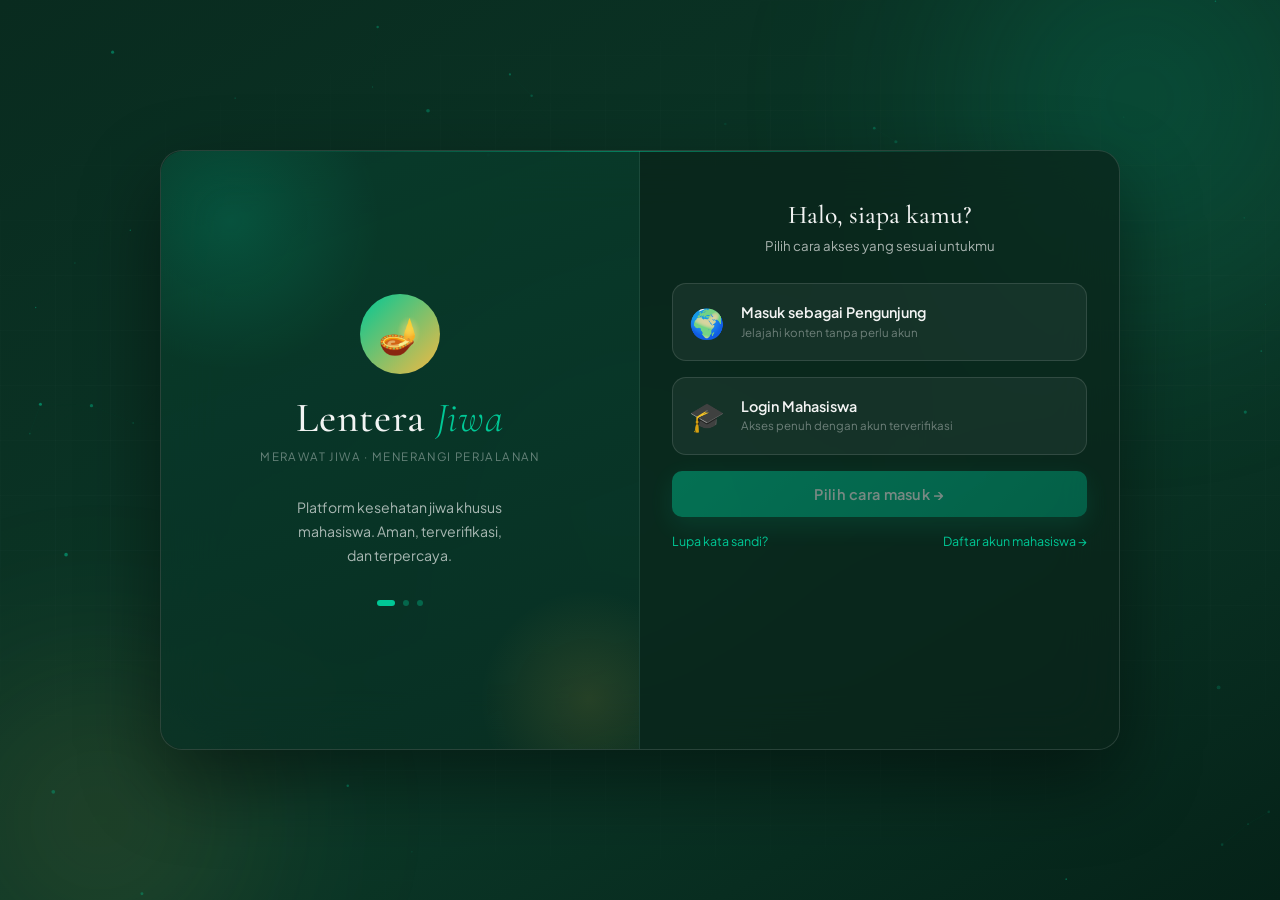
<file: login.html>
<!DOCTYPE html>
<html lang="id">
<head>
<meta charset="UTF-8">
<meta name="viewport" content="width=device-width, initial-scale=1.0, maximum-scale=1.0">
<title>Lentera Jiwa — Portal Akses</title>
<link href="https://fonts.googleapis.com/css2?family=Cormorant+Garamond:ital,wght@0,300;0,500;0,600;1,300;1,500&family=Plus+Jakarta+Sans:wght@300;400;500;600&display=swap" rel="stylesheet">
<style>
*{box-sizing:border-box;margin:0;padding:0}
:root{
  --g1:#092b1f;--g2:#0b3828;--g3:#052218;
  --teal:#00c896;--teal2:#00a57d;--teal3:#00876a;
  --amber:#f5b942;--amber2:#e8a020;
  --glass:rgba(255,255,255,0.07);
  --glass2:rgba(255,255,255,0.12);
  --glass-border:rgba(255,255,255,0.13);
  --text-w:rgba(255,255,255,0.95);
  --text-w2:rgba(255,255,255,0.65);
  --text-w3:rgba(255,255,255,0.38);
  --inp-bg:rgba(255,255,255,0.07);
  --inp-border:rgba(255,255,255,0.16);
  --err:#ff6b6b;--ok:#4cd9a8;
  --r:22px;--r2:14px;--r3:10px;
  --shadow:0 32px 80px rgba(0,0,0,0.45);
}
html,body{min-height:100%;overflow-x:hidden}
body{font-family:'Plus Jakarta Sans',sans-serif;background:linear-gradient(150deg,var(--g1) 0%,var(--g2) 60%,var(--g3) 100%);min-height:100vh;color:var(--text-w);position:relative}

/* === BACKGROUND ORBS === */
.bg-wrap{position:fixed;inset:0;pointer-events:none;z-index:0;overflow:hidden}
.orb{position:absolute;border-radius:50%;filter:blur(90px);animation:orbF 14s ease-in-out infinite}
.o1{width:560px;height:560px;background:radial-gradient(circle,rgba(0,200,150,0.22),transparent 70%);top:-180px;right:-140px;animation-delay:0s}
.o2{width:420px;height:420px;background:radial-gradient(circle,rgba(245,185,66,0.16),transparent 70%);bottom:-130px;left:-110px;animation-delay:-5s}
.o3{width:320px;height:320px;background:radial-gradient(circle,rgba(0,165,125,0.14),transparent 70%);top:35%;left:35%;animation-delay:-9s}
@keyframes orbF{0%,100%{transform:translate(0,0) scale(1)}40%{transform:translate(40px,-25px) scale(1.06)}75%{transform:translate(-25px,35px) scale(0.96)}}
.grid-bg{position:fixed;inset:0;z-index:0;pointer-events:none;background-image:linear-gradient(rgba(255,255,255,0.022) 1px,transparent 1px),linear-gradient(90deg,rgba(255,255,255,0.022) 1px,transparent 1px);background-size:55px 55px;mask-image:radial-gradient(ellipse 75% 55% at 50% 50%,black 30%,transparent 100%)}
canvas#cvs{position:fixed;inset:0;z-index:0;pointer-events:none}
.leaves{position:fixed;inset:0;pointer-events:none;z-index:0;overflow:hidden}
.leaf{position:absolute;opacity:0;animation:leafDrop linear infinite}
@keyframes leafDrop{0%{opacity:0;transform:translateY(-40px) rotate(0deg) translateX(0)}8%{opacity:0.55}88%{opacity:0.25}100%{opacity:0;transform:translateY(105vh) rotate(380deg) translateX(50px)}}

/* === STAGE === */
.stage{position:relative;z-index:1;min-height:100vh;display:flex;align-items:center;justify-content:center;padding:2rem 1rem}

/* =============================================
   PERBAIKAN UTAMA: LAYOUT PC vs MOBILE
   ============================================= */

/* Mobile default: card kecil terpusat */
.card{
  width:100%;
  max-width:450px;
  background:rgba(10,35,26,0.72);
  backdrop-filter:blur(28px);-webkit-backdrop-filter:blur(28px);
  border:1px solid var(--glass-border);
  border-radius:var(--r);
  box-shadow:var(--shadow);
  overflow:hidden;
  position:relative;
  animation:cardIn .75s cubic-bezier(.34,1.4,.64,1) both;
}

/* PC/Laptop: layout 2 kolom — kiri branding, kanan form */
@media(min-width:900px){
  .stage{padding:2rem}
  .card{
    max-width:960px;
    display:grid;
    grid-template-columns:1fr 1fr;
    min-height:600px;
    overflow:visible;
  }
  /* Panel kiri: branding */
  .card-left{
    background:linear-gradient(160deg,rgba(0,200,150,0.13) 0%,rgba(0,135,106,0.08) 100%);
    border-right:1px solid rgba(255,255,255,0.08);
    border-radius:var(--r) 0 0 var(--r);
    display:flex;
    flex-direction:column;
    align-items:center;
    justify-content:center;
    padding:3rem 2.5rem;
    position:relative;
    overflow:hidden;
  }
  .card-left::before{
    content:'';position:absolute;top:-80px;left:-80px;
    width:300px;height:300px;
    background:radial-gradient(circle,rgba(0,200,150,0.18),transparent 70%);
    border-radius:50%;
  }
  .card-left::after{
    content:'';position:absolute;bottom:-60px;right:-60px;
    width:220px;height:220px;
    background:radial-gradient(circle,rgba(245,185,66,0.12),transparent 70%);
    border-radius:50%;
  }
  /* Panel kanan: form */
  .card-right{
    border-radius:0 var(--r) var(--r) 0;
    overflow:hidden;
    display:flex;
    flex-direction:column;
  }
  /* Sembunyikan logo-area di mobile pada layar PC */
  .logo-area{display:none}
  .card-left-content{
    position:relative;z-index:1;text-align:center;
  }
}

/* Mobile: sembunyikan card-left, tampilkan logo-area */
@media(max-width:899px){
  .card-left{display:none}
  .card-right{width:100%}
  .logo-area{display:block}
}

.card::before{content:'';position:absolute;top:0;left:10%;right:10%;height:1px;background:linear-gradient(90deg,transparent,var(--teal) 50%,transparent);opacity:.5;z-index:2}
@keyframes cardIn{from{opacity:0;transform:translateY(50px) scale(.93)}to{opacity:1;transform:none}}

/* === LOGO === */
.logo-area{text-align:center;padding:2.4rem 2rem 0}
.lamp-wrap{
  width:60px;height:60px;margin:0 auto .9rem;
  background:linear-gradient(135deg,var(--teal),var(--amber));
  border-radius:50%;display:flex;align-items:center;justify-content:center;
  font-size:1.7rem;box-shadow:0 0 0 0 rgba(0,200,150,0);
  animation:lampPulse 3s ease-in-out infinite;
}
@keyframes lampPulse{0%,100%{box-shadow:0 0 28px rgba(0,200,150,.3),0 0 0 0 rgba(0,200,150,.15)}50%{box-shadow:0 0 52px rgba(0,200,150,.5),0 0 0 12px rgba(0,200,150,.05)}}
.logo-t{font-family:'Cormorant Garamond',serif;font-size:2rem;font-weight:500;color:var(--text-w);letter-spacing:.02em}
.logo-t em{color:var(--teal);font-style:italic;font-weight:300}
.logo-s{font-size:.72rem;color:var(--text-w3);margin-top:.3rem;letter-spacing:.1em;text-transform:uppercase}

/* PC branding kiri */
.pc-lamp{
  width:80px;height:80px;margin:0 auto 1.2rem;
  background:linear-gradient(135deg,var(--teal),var(--amber));
  border-radius:50%;display:flex;align-items:center;justify-content:center;
  font-size:2.2rem;animation:lampPulse 3s ease-in-out infinite;
}
.pc-logo-t{font-family:'Cormorant Garamond',serif;font-size:2.6rem;font-weight:500;color:var(--text-w);letter-spacing:.02em;margin-bottom:.4rem}
.pc-logo-t em{color:var(--teal);font-style:italic;font-weight:300}
.pc-logo-s{font-size:.72rem;color:var(--text-w3);letter-spacing:.12em;text-transform:uppercase;margin-bottom:2rem}
.pc-tagline{font-size:.88rem;color:var(--text-w2);line-height:1.7;max-width:220px;margin:0 auto}
.pc-dots{display:flex;gap:8px;justify-content:center;margin-top:2rem}
.pc-dot{width:6px;height:6px;border-radius:50%;background:rgba(0,200,150,0.35)}
.pc-dot.a{background:var(--teal);width:18px;border-radius:3px}

/* =============================================
   PERBAIKAN UTAMA: TRANSISI SCREEN
   Solusi: overflow:hidden + height animasi, bukan position:absolute
   ============================================= */
.sw{
  position:relative;
  /* Tidak pakai overflow:hidden di sini agar transisi tidak cliping */
}

/* Container pembungkus untuk transisi */
.sc-wrap{
  width:100%;
  overflow:hidden; /* clip horizontal saat slide */
}

.sc{
  padding:1.7rem 2rem 2.2rem;
  width:100%;
  /* TIDAK pakai position:absolute — ini penyebab konten bertumpuk */
}

/* Animasi slide — dipakai via JS classList */
.sc.slide-out-left{
  animation:slideOutLeft 0.42s cubic-bezier(.77,0,.18,1) forwards;
}
.sc.slide-out-right{
  animation:slideOutRight 0.42s cubic-bezier(.77,0,.18,1) forwards;
}
.sc.slide-in-right{
  animation:slideInRight 0.42s cubic-bezier(.77,0,.18,1) forwards;
}
.sc.slide-in-left{
  animation:slideInLeft 0.42s cubic-bezier(.77,0,.18,1) forwards;
}

@keyframes slideOutLeft{
  from{transform:translateX(0);opacity:1}
  to{transform:translateX(-60px);opacity:0}
}
@keyframes slideOutRight{
  from{transform:translateX(0);opacity:1}
  to{transform:translateX(60px);opacity:0}
}
@keyframes slideInRight{
  from{transform:translateX(60px);opacity:0}
  to{transform:translateX(0);opacity:1}
}
@keyframes slideInLeft{
  from{transform:translateX(-60px);opacity:0}
  to{transform:translateX(0);opacity:1}
}

/* === TYPOGRAPHY === */
.sc-title{font-family:'Cormorant Garamond',serif;font-size:1.6rem;font-weight:500;color:var(--text-w);margin-bottom:.3rem}
.sc-sub{font-size:.83rem;color:var(--text-w2);margin-bottom:1.7rem;line-height:1.6}

/* === ROLE CARDS === */
.role-grid{display:grid;grid-template-columns:1fr 1fr;gap:12px;margin-bottom:1.5rem}
.rc{
  background:rgba(255,255,255,.05);border:1.5px solid rgba(255,255,255,.12);
  border-radius:var(--r2);padding:1.3rem .9rem;text-align:center;cursor:pointer;
  transition:all .35s cubic-bezier(.34,1.56,.64,1);position:relative;overflow:hidden;
}
.rc:hover{transform:translateY(-4px) scale(1.02);border-color:rgba(0,200,150,.35);background:rgba(0,200,150,.07)}
.rc.on{border-color:var(--teal);background:rgba(0,200,150,.1);transform:translateY(-5px) scale(1.03)}
.rc-badge{position:absolute;top:9px;right:9px;width:20px;height:20px;background:var(--teal);border-radius:50%;display:flex;align-items:center;justify-content:center;font-size:.6rem;color:#fff;font-weight:700;opacity:0;transform:scale(0);transition:all .3s cubic-bezier(.34,1.56,.64,1)}
.rc.on .rc-badge{opacity:1;transform:scale(1)}
.rc-ico{font-size:2rem;display:block;margin-bottom:.5rem;transition:transform .3s cubic-bezier(.34,1.56,.64,1)}
.rc:hover .rc-ico,.rc.on .rc-ico{transform:scale(1.18) rotate(-6deg)}
.rc-name{font-size:.9rem;font-weight:600;color:var(--text-w);display:block}
.rc-desc{font-size:.71rem;color:var(--text-w3);display:block;margin-top:.3rem;line-height:1.4}

/* === INFO PILL === */
.pill{
  background:rgba(0,200,150,.07);border:1px solid rgba(0,200,150,.2);
  border-radius:var(--r3);padding:.75rem 1rem;
  font-size:.81rem;color:rgba(0,200,150,.9);line-height:1.55;
  margin-bottom:1.3rem;
  animation:fadePill .35s ease both;
}
@keyframes fadePill{from{opacity:0;transform:translateY(-6px)}to{opacity:1;transform:none}}

/* === SINGLE ROLE CARD (hanya pengunjung di welcome) === */
.role-single{
  background:rgba(255,255,255,.05);border:1.5px solid rgba(255,255,255,.12);
  border-radius:var(--r2);padding:1.2rem 1rem;cursor:pointer;
  transition:all .35s cubic-bezier(.34,1.56,.64,1);position:relative;
  display:flex;align-items:center;gap:1rem;margin-bottom:1rem;
}
.role-single:hover{border-color:rgba(0,200,150,.35);background:rgba(0,200,150,.07)}
.role-single.on{border-color:var(--teal);background:rgba(0,200,150,.1)}
.role-single-ico{font-size:1.8rem;flex-shrink:0}
.role-single-text .rc-name{display:block;font-size:.9rem;font-weight:600;color:var(--text-w)}
.role-single-text .rc-desc{display:block;font-size:.72rem;color:var(--text-w3);margin-top:.2rem;line-height:1.4}
.role-single .rc-badge{top:50%;right:12px;transform:translateY(-50%) scale(0)}
.role-single.on .rc-badge{transform:translateY(-50%) scale(1);opacity:1}

/* === BUTTONS === */
.btn{
  width:100%;padding:.88rem;border:none;border-radius:var(--r3);
  font-family:'Plus Jakarta Sans',sans-serif;font-size:.91rem;font-weight:600;
  cursor:pointer;transition:all .28s cubic-bezier(.34,1.56,.64,1);
  letter-spacing:.02em;position:relative;overflow:hidden;
}
.btn:disabled{opacity:.45;cursor:not-allowed;transform:none!important}
.btn-p{background:linear-gradient(135deg,var(--teal),var(--teal2));color:#fff;box-shadow:0 8px 24px rgba(0,200,150,.28)}
.btn-p:not(:disabled):hover{transform:translateY(-2px);box-shadow:0 14px 36px rgba(0,200,150,.4)}
.btn-p:not(:disabled):active{transform:scale(.97)}
.btn-g{background:rgba(255,255,255,.07);border:1.5px solid rgba(255,255,255,.14);color:var(--text-w2)}
.btn-g:hover{border-color:rgba(0,200,150,.4);color:var(--text-w);background:rgba(255,255,255,.11)}
.btn-a{background:linear-gradient(135deg,var(--amber),var(--amber2));color:#1c1200;font-weight:700}
.btn-a:not(:disabled):hover{transform:translateY(-2px);box-shadow:0 14px 36px rgba(245,185,66,.38)}
.btn-a:not(:disabled):active{transform:scale(.97)}
.btn-row{display:flex;gap:10px}
.btn-row .btn{flex:1}

/* Ripple */
.ripple-el{position:absolute;border-radius:50%;background:rgba(255,255,255,.25);transform:scale(0);animation:rpl .65s linear;pointer-events:none}
@keyframes rpl{to{transform:scale(5);opacity:0}}

/* === FORM === */
.fg{margin-bottom:1rem}
.lbl{display:block;font-size:.74rem;font-weight:600;color:var(--text-w2);margin-bottom:5px;letter-spacing:.05em;text-transform:uppercase}
.iw{position:relative}
.iw input,.iw select{
  width:100%;padding:.72rem 1rem;
  background:var(--inp-bg);border:1.5px solid var(--inp-border);
  border-radius:var(--r3);font-family:'Plus Jakarta Sans',sans-serif;
  font-size:.88rem;color:var(--text-w);outline:none;
  transition:all .22s ease;-webkit-appearance:none;appearance:none;
}
.iw input::placeholder{color:var(--text-w3)}
.iw input:focus,.iw select:focus{border-color:var(--teal);background:rgba(0,200,150,.06);box-shadow:0 0 0 3px rgba(0,200,150,.14)}
.iw input.e{border-color:var(--err)}
.iw input.o{border-color:var(--ok)}
.ico{position:absolute;right:.85rem;top:50%;transform:translateY(-50%);cursor:pointer;color:var(--text-w3);font-size:.88rem;user-select:none;transition:color .2s}
.ico:hover{color:var(--text-w2)}
.fs{font-size:.72rem;margin-top:3px;min-height:13px;transition:all .2s}
.fs.ok{color:var(--ok)}.fs.err{color:var(--err)}.fs.info{color:var(--text-w3)}

/* grid 2 cols */
.g2{display:grid;grid-template-columns:1fr 1fr;gap:10px}
.g2 .fg{margin-bottom:0}

/* password bar */
.pw-bar{height:3px;background:rgba(255,255,255,.08);border-radius:3px;margin-top:7px;overflow:hidden}
.pw-fill{height:100%;width:0;border-radius:3px;transition:width .4s,background .4s}
.pw-lbl{font-size:.68rem;color:var(--text-w3);margin-top:3px}

/* captcha */
.cap-row{display:flex;align-items:center;gap:12px;background:rgba(255,255,255,.04);border:1.5px solid var(--inp-border);border-radius:var(--r3);padding:.7rem 1rem;margin-bottom:1rem}
.cap-box{width:22px;height:22px;border-radius:5px;border:2px solid rgba(0,200,150,.6);cursor:pointer;display:flex;align-items:center;justify-content:center;transition:all .25s cubic-bezier(.34,1.56,.64,1);flex-shrink:0}
.cap-box.on{background:var(--teal);border-color:var(--teal);transform:scale(1.12)}
.cap-box.on::after{content:'✓';color:#fff;font-size:.72rem;font-weight:700}
.cap-txt{font-size:.81rem;color:var(--text-w2);flex:1}
.cap-logo{font-size:.62rem;color:var(--text-w3);line-height:1.4;text-align:right}

/* math cap */
.math-c{display:flex;align-items:center;gap:10px;background:rgba(255,255,255,.04);border:1.5px solid var(--inp-border);border-radius:var(--r3);padding:.6rem 1rem;margin-bottom:1rem}
.math-q{font-weight:600;font-size:.95rem;color:var(--teal);font-family:'Cormorant Garamond',serif;font-size:1.1rem}
.math-c input{width:60px!important;text-align:center;font-weight:700}
.ref{background:none;border:none;cursor:pointer;color:var(--teal2);font-size:1.1rem;padding:0;transition:transform .4s cubic-bezier(.34,1.56,.64,1)}
.ref:hover{transform:rotate(200deg)}

/* step bar */
.sbar{display:flex;align-items:center;margin-bottom:1.3rem}
.sd{width:25px;height:25px;border-radius:50%;border:2px solid rgba(255,255,255,.18);color:var(--text-w3);font-size:.7rem;font-weight:600;display:flex;align-items:center;justify-content:center;flex-shrink:0;transition:all .4s cubic-bezier(.34,1.56,.64,1)}
.sd.act{border-color:var(--teal);color:var(--teal);background:rgba(0,200,150,.1);transform:scale(1.12)}
.sd.dn{border-color:var(--teal);background:var(--teal);color:#fff}
.sl{flex:1;height:2px;background:rgba(255,255,255,.08);transition:background .5s}
.sl.dn{background:var(--teal)}

/* gender */
.gend-row{display:flex;gap:8px}
.gopt{flex:1;border:1.5px solid rgba(255,255,255,.13);border-radius:var(--r3);padding:.5rem .3rem;text-align:center;cursor:pointer;font-size:.8rem;color:var(--text-w2);transition:all .25s cubic-bezier(.34,1.56,.64,1);user-select:none}
.gopt:hover{border-color:rgba(0,200,150,.35);background:rgba(0,200,150,.06)}
.gopt.on{border-color:var(--teal);background:rgba(0,200,150,.1);color:var(--teal);font-weight:600}

/* dropdown */
.dw{position:relative}
.dl{position:absolute;top:calc(100% + 4px);left:0;right:0;background:#082218;border:1.5px solid rgba(0,200,150,.25);border-radius:var(--r3);max-height:185px;overflow-y:auto;z-index:200;display:none;box-shadow:0 16px 40px rgba(0,0,0,.4);animation:fadePill .2s ease}
.dl.open{display:block}
.di{padding:.52rem .9rem;font-size:.83rem;cursor:pointer;color:var(--text-w2);transition:all .15s}
.di:hover{background:rgba(0,200,150,.1);color:var(--text-w)}
.dem{padding:.7rem;text-align:center;font-size:.78rem;color:var(--text-w3)}
.dl::-webkit-scrollbar{width:3px}.dl::-webkit-scrollbar-thumb{background:var(--teal2);border-radius:4px}

/* file upload */
.fzone{border:2px dashed rgba(255,255,255,.13);border-radius:var(--r3);padding:1.4rem;text-align:center;cursor:pointer;transition:all .25s;background:rgba(255,255,255,.03);position:relative}
.fzone:hover,.fzone.drag{border-color:var(--teal);background:rgba(0,200,150,.06)}
.fzone input{position:absolute;inset:0;opacity:0;cursor:pointer}
.fzi{font-size:1.7rem;margin-bottom:5px;display:block}
.fzl{font-size:.82rem;color:var(--text-w2)}
.fzh{font-size:.7rem;color:var(--text-w3);margin-top:3px}
.fprev{display:none;margin-top:8px;background:rgba(0,200,150,.07);border-radius:var(--r3);padding:6px 10px;font-size:.77rem;color:var(--ok);align-items:center;gap:6px}

/* otp */
.otp-row{display:flex;gap:8px;justify-content:center;margin:.8rem 0}
.oti{width:44px!important;height:48px;text-align:center;font-size:1.15rem;font-weight:700;padding:0!important;border:2px solid rgba(255,255,255,.14)!important}
.oti:focus{border-color:var(--teal)!important}

/* checkbox */
.ckrow{display:flex;gap:9px;align-items:flex-start;margin-bottom:.9rem}
.ckrow input[type=checkbox]{width:16px;height:16px;accent-color:var(--teal);flex-shrink:0;margin-top:2px;cursor:pointer}
.ckrow label{font-size:.78rem;color:var(--text-w2);cursor:pointer}
.ckrow a{color:var(--teal);text-decoration:none}

/* select */
.iw select{background-image:url("data:image/svg+xml,%3Csvg xmlns='http://www.w3.org/2000/svg' width='10' height='6'%3E%3Cpath d='M0 0l5 6 5-6z' fill='rgba(255,255,255,0.38)'/%3E%3C/svg%3E");background-repeat:no-repeat;background-position:right 11px center;padding-right:2.3rem}
select option{background:#082218;color:#fff}

/* notif */
.nf{padding:.68rem 1rem;border-radius:var(--r3);font-size:.8rem;margin-bottom:.9rem;display:none;animation:fadePill .3s ease}
.nf.show{display:block}
.nf.ok{background:rgba(76,217,168,.09);color:var(--ok);border:1px solid rgba(76,217,168,.22)}
.nf.err{background:rgba(255,107,107,.09);color:var(--err);border:1px solid rgba(255,107,107,.22)}

/* divider */
.div{display:flex;align-items:center;gap:10px;margin:1.1rem 0;color:var(--text-w3);font-size:.76rem}
.div::before,.div::after{content:'';flex:1;height:1px;background:rgba(255,255,255,.09)}

/* success */
.suc{text-align:center;padding:1.5rem 0 .5rem}
.suc-ic{width:70px;height:70px;border-radius:50%;background:linear-gradient(135deg,var(--teal),var(--teal2));display:inline-flex;align-items:center;justify-content:center;font-size:1.9rem;margin-bottom:1.1rem;box-shadow:0 0 45px rgba(0,200,150,.45);animation:lampPulse 2s infinite}
.suc-t{font-family:'Cormorant Garamond',serif;font-size:1.75rem;font-weight:500;color:var(--text-w);margin-bottom:.5rem}
.suc-m{font-size:.83rem;color:var(--text-w2);line-height:1.7;margin-bottom:1.5rem}

/* links */
.lnks{display:flex;justify-content:space-between;align-items:center;margin-top:1.1rem;font-size:.78rem}
.lnks a{color:var(--teal);cursor:pointer;text-decoration:none;transition:opacity .2s}
.lnks a:hover{opacity:.7;text-decoration:underline}
.lnk{color:var(--teal);cursor:pointer;text-decoration:none;font-size:.79rem;transition:opacity .2s}
.lnk:hover{opacity:.7}

/* === RESPONSIVE MOBILE === */
@media(max-width:480px){
  .stage{padding:1rem .4rem;align-items:flex-start;padding-top:3rem}
  .card{max-width:100%;border-radius:20px}
  .sc{padding:1.3rem 1.3rem 1.7rem}
  .logo-area{padding:1.8rem 1.3rem 0}
  .logo-t{font-size:1.75rem}
  .lamp-wrap{width:52px;height:52px;font-size:1.5rem}
  .role-grid{gap:9px}
  .rc{padding:1rem .75rem}
  .g2{grid-template-columns:1fr}
  .gend-row{flex-wrap:wrap}
  .otp-row{gap:6px}
  .oti{width:38px!important;height:42px}
  .btn-row{flex-direction:column}
  .lnks{flex-direction:column;gap:9px;text-align:center}
}
@media(min-width:481px) and (max-width:899px){
  .card{max-width:430px}
  .stage{padding:1.5rem .75rem}
  .oti{width:40px!important;height:44px}
}
</style>
</head>
<body>

<!-- BG -->
<div class="bg-wrap">
  <div class="orb o1"></div><div class="orb o2"></div><div class="orb o3"></div>
</div>
<div class="grid-bg"></div>
<canvas id="cvs"></canvas>
<div class="leaves" id="leaves"></div>

<div class="stage">
<div class="card" id="mainCard">

  <!-- PANEL KIRI: Hanya tampil di PC -->
  <div class="card-left">
    <div class="card-left-content">
      <div class="pc-lamp">🪔</div>
      <div class="pc-logo-t">Lentera <em>Jiwa</em></div>
      <div class="pc-logo-s">Merawat Jiwa · Menerangi Perjalanan</div>
      <p class="pc-tagline">Platform kesehatan jiwa khusus mahasiswa. Aman, terverifikasi, dan terpercaya.</p>
      <div class="pc-dots">
        <div class="pc-dot a"></div>
        <div class="pc-dot"></div>
        <div class="pc-dot"></div>
      </div>
    </div>
  </div>

  <!-- PANEL KANAN: Form -->
  <div class="card-right">

    <!-- Logo: Hanya tampil di Mobile -->
    <div class="logo-area">
      <div class="lamp-wrap">🪔</div>
      <div class="logo-t">Lentera <em>Jiwa</em></div>
      <div class="logo-s">Merawat Jiwa · Menerangi Perjalanan</div>
    </div>

    <!-- Wrapper transisi — satu screen aktif sekaligus -->
    <div class="sc-wrap" id="scWrap">

      <!-- ===== WELCOME ===== -->
      <div class="sc" id="scW">
        <div style="height:1.3rem"></div>
        <div class="sc-title" style="text-align:center">Halo, siapa kamu?</div>
        <div class="sc-sub" style="text-align:center">Pilih cara akses yang sesuai untukmu</div>

        <!-- Pengunjung: tombol langsung masuk tanpa role card -->
        <div class="role-single" id="rcG" onclick="pickRole('guest')">
          <div class="rc-badge">✓</div>
          <span class="role-single-ico">🌍</span>
          <div class="role-single-text">
            <span class="rc-name">Masuk sebagai Pengunjung</span>
            <span class="rc-desc">Jelajahi konten tanpa perlu akun</span>
          </div>
        </div>

        <!-- Mahasiswa: perlu login -->
        <div class="role-single" id="rcM" onclick="pickRole('mhs')">
          <div class="rc-badge">✓</div>
          <span class="role-single-ico">🎓</span>
          <div class="role-single-text">
            <span class="rc-name">Login Mahasiswa</span>
            <span class="rc-desc">Akses penuh dengan akun terverifikasi</span>
          </div>
        </div>

        <div class="pill" id="wPill" style="display:none"></div>

        <button class="btn btn-p" id="wBtn" onclick="wAction()" disabled>Pilih cara masuk →</button>

        <div class="lnks" style="margin-top:1rem">
          <a onclick="go('scForgot','r')">Lupa kata sandi?</a>
          <a onclick="go('scR1','r')">Daftar akun mahasiswa →</a>
        </div>
      </div>

      <!-- ===== LOGIN MAHASISWA ===== -->
      <div class="sc" id="scL" style="display:none">
        <div style="display:flex;align-items:center;gap:10px;margin-bottom:1.1rem">
          <a onclick="go('scW','l')" style="color:var(--text-w3);cursor:pointer;font-size:1rem;line-height:1">←</a>
          <div style="font-size:.7rem;color:var(--text-w3);letter-spacing:.08em;text-transform:uppercase">Login Mahasiswa</div>
        </div>
        <div class="sc-title" style="font-size:1.35rem">Selamat Datang Kembali</div>
        <div class="sc-sub">Masuk dengan akun mahasiswa terverifikasi</div>
        <div class="nf" id="lNf"></div>

        <div class="fg">
          <label class="lbl">Username / Email</label>
          <div class="iw"><input type="text" id="lU" placeholder="username atau email@domain.com"></div>
        </div>
        <div class="fg">
          <label class="lbl">Kata Sandi</label>
          <div class="iw">
            <input type="password" id="lP" placeholder="••••••••" style="padding-right:2.8rem">
            <span class="ico" onclick="tPw('lP',this)">👁</span>
          </div>
        </div>
        <div class="cap-row">
          <div class="cap-box" id="lCap" onclick="tCap('lCap')"></div>
          <span class="cap-txt">Saya bukan robot</span>
          <div class="cap-logo">reCAPTCHA<br><small style="font-size:.57rem">Privasi · Ketentuan</small></div>
        </div>
        <button class="btn btn-p" onclick="doLogin()">Masuk ke Akun 🔐</button>
        <div class="div">atau</div>
        <button class="btn btn-g" onclick="go('scR1','r')" style="font-size:.83rem">Belum punya akun? Daftar Sekarang</button>
        <div style="text-align:center;margin-top:.9rem">
          <a onclick="go('scForgot','r')" class="lnk">Lupa kata sandi?</a>
        </div>
      </div>

      <!-- ===== FORGOT ===== -->
      <div class="sc" id="scForgot" style="display:none">
        <div style="text-align:center;font-size:2.2rem;margin-bottom:.7rem;margin-top:.5rem">🔑</div>
        <div class="sc-title" style="text-align:center;font-size:1.3rem">Lupa Kata Sandi?</div>
        <div class="sc-sub" style="text-align:center">Kami kirimkan tautan pemulihan ke email Anda</div>
        <div class="nf" id="fNf"></div>
        <div class="fg">
          <label class="lbl">Alamat Email</label>
          <div class="iw"><input type="email" id="fE" placeholder="email@domain.com"></div>
        </div>
        <div class="cap-row">
          <div class="cap-box" id="fCap" onclick="tCap('fCap')"></div>
          <span class="cap-txt">Saya bukan robot</span>
          <div class="cap-logo">reCAPTCHA<br><small style="font-size:.57rem">Privasi · Ketentuan</small></div>
        </div>
        <button class="btn btn-p" onclick="doForgot()">Kirim Tautan Pemulihan</button>
        <div style="text-align:center;margin-top:.9rem">
          <a onclick="go('scW','l')" class="lnk">← Kembali ke halaman masuk</a>
        </div>
      </div>

      <!-- ===== REG STEP 1: Info Pribadi ===== -->
      <div class="sc" id="scR1" style="display:none">
        <div style="display:flex;align-items:center;gap:10px;margin-bottom:.8rem">
          <a onclick="go('scW','l')" style="color:var(--text-w3);cursor:pointer;font-size:1rem">←</a>
          <div style="font-size:.7rem;color:var(--text-w3);letter-spacing:.08em;text-transform:uppercase">Pendaftaran Mahasiswa</div>
        </div>
        <div class="sbar" id="sb1"></div>
        <div class="sc-title" style="font-size:1.2rem">Info Pribadi</div>
        <div class="sc-sub" style="font-size:.8rem;margin-bottom:1.1rem">Langkah 1 dari 3 — Data diri kamu</div>
        <div class="nf" id="r1Nf"></div>

        <div class="fg">
          <label class="lbl">Username *</label>
          <div class="iw">
            <input type="text" id="rU" placeholder="min. 4 karakter (huruf, angka, _)" oninput="chkUser(this)" style="padding-right:2.5rem">
            <span class="ico" id="uIco">🔍</span>
          </div>
          <div class="fs info" id="uSt">Pilih username yang unik</div>
        </div>
        <div class="fg">
          <label class="lbl">Nama Lengkap *</label>
          <div class="iw"><input type="text" id="rN" placeholder="Sesuai identitas resmi"></div>
        </div>
        <div class="g2">
          <div class="fg">
            <label class="lbl">Tempat Tinggal *</label>
            <div class="iw"><input type="text" id="rK" placeholder="Kota / Kabupaten"></div>
          </div>
          <div class="fg">
            <label class="lbl">Usia *</label>
            <div class="iw"><input type="number" id="rA" placeholder="Tahun" min="15" max="80"></div>
          </div>
        </div>
        <div class="fg">
          <label class="lbl">Jenis Kelamin *</label>
          <div class="gend-row">
            <div class="gopt" onclick="pickG(this,'L')">Laki-laki</div>
            <div class="gopt" onclick="pickG(this,'P')">Perempuan</div>
            <div class="gopt" onclick="pickG(this,'X')">Lainnya</div>
          </div>
        </div>

        <div class="fg">
          <label class="lbl">Universitas *</label>
          <div class="dw">
            <div class="iw"><input type="text" id="univS" placeholder="Ketik nama universitas..." oninput="sUniv(this.value)" onfocus="oUniv()" autocomplete="off"></div>
            <input type="hidden" id="univV">
            <div class="dl" id="univDD"></div>
          </div>
          <div class="fs info" id="univSt"></div>
        </div>
        <div class="g2">
          <div class="fg">
            <label class="lbl">Semester *</label>
            <div class="iw">
              <select id="rSem"><option value="">-- Pilih --</option>
                <option>1</option><option>2</option><option>3</option><option>4</option>
                <option>5</option><option>6</option><option>7</option><option>8</option><option>9+</option>
              </select>
            </div>
          </div>
          <div class="fg">
            <label class="lbl">NIM *</label>
            <div class="iw"><input type="text" id="rNIM" placeholder="No. Induk Mhs."></div>
          </div>
        </div>

        <div class="btn-row" style="margin-top:.6rem">
          <button class="btn btn-g" onclick="go('scW','l')" style="flex:.35">← Batal</button>
          <button class="btn btn-p" onclick="v1()" style="flex:1">Lanjutkan →</button>
        </div>
        <div style="text-align:center;margin-top:.8rem;font-size:.77rem;color:var(--text-w3)">Sudah punya akun? <a onclick="go('scL','l')" class="lnk">Masuk di sini</a></div>
      </div>

      <!-- ===== REG STEP 2: Keamanan & Kontak ===== -->
      <div class="sc" id="scR2" style="display:none">
        <div class="sbar" id="sb2"></div>
        <div class="sc-title" style="font-size:1.2rem">Keamanan & Kontak</div>
        <div class="sc-sub" style="font-size:.8rem;margin-bottom:1.1rem">Langkah 2 dari 3</div>
        <div class="nf" id="r2Nf"></div>

        <div class="fg">
          <label class="lbl">Kata Sandi *</label>
          <div class="iw">
            <input type="password" id="rP" placeholder="Min. 8 karakter" oninput="chkStr(this)" style="padding-right:2.5rem">
            <span class="ico" onclick="tPw('rP',this)">👁</span>
          </div>
          <div class="pw-bar"><div class="pw-fill" id="pwF"></div></div>
          <div class="pw-lbl" id="pwL">Belum diisi</div>
        </div>
        <div class="fg">
          <label class="lbl">Ulangi Kata Sandi *</label>
          <div class="iw">
            <input type="password" id="rPC" placeholder="Ketik ulang" oninput="chkMatch(this)" style="padding-right:2.5rem">
            <span class="ico" onclick="tPw('rPC',this)">👁</span>
          </div>
          <div class="fs info" id="pmSt"></div>
        </div>
        <div class="fg">
          <label class="lbl">Email *</label>
          <div class="iw"><input type="email" id="rE" placeholder="email@domain.com" oninput="vE(this)"></div>
          <div class="fs info" id="eSt"></div>
        </div>
        <div class="fg">
          <label class="lbl">Nomor Telepon *</label>
          <div class="iw"><input type="tel" id="rPh" placeholder="08xx-xxxx-xxxx" oninput="vPh(this)" maxlength="16"></div>
          <div class="fs info" id="phSt"></div>
        </div>

        <div class="btn-row" style="margin-top:.6rem">
          <button class="btn btn-g" onclick="goR(1)" style="flex:.35">← Kembali</button>
          <button class="btn btn-p" onclick="v2()" style="flex:1">Lanjutkan →</button>
        </div>
      </div>

      <!-- ===== REG STEP 3: Verifikasi ===== -->
      <div class="sc" id="scR3" style="display:none">
        <div class="sbar" id="sb3"></div>
        <div class="sc-title" style="font-size:1.2rem">Verifikasi & Selesai</div>
        <div class="sc-sub" style="font-size:.8rem;margin-bottom:1.1rem">Langkah 3 dari 3</div>
        <div class="nf" id="r3Nf"></div>

        <div style="background:rgba(0,200,150,.06);border:1px solid rgba(0,200,150,.2);border-radius:var(--r3);padding:.85rem 1rem;margin-bottom:1rem">
          <p style="font-size:.77rem;color:var(--teal);font-weight:600;margin-bottom:3px">📧 Kode OTP Email</p>
          <p style="font-size:.72rem;color:var(--text-w3);margin-bottom:9px">Kode 6 digit dikirim ke email Anda</p>
          <div class="otp-row">
            <input class="iw oti" type="text" inputmode="numeric" pattern="[0-9]*" maxlength="1" oninput="oN(this,0)">
            <input class="iw oti" type="text" inputmode="numeric" pattern="[0-9]*" maxlength="1" oninput="oN(this,1)">
            <input class="iw oti" type="text" inputmode="numeric" pattern="[0-9]*" maxlength="1" oninput="oN(this,2)">
            <input class="iw oti" type="text" inputmode="numeric" pattern="[0-9]*" maxlength="1" oninput="oN(this,3)">
            <input class="iw oti" type="text" inputmode="numeric" pattern="[0-9]*" maxlength="1" oninput="oN(this,4)">
            <input class="iw oti" type="text" inputmode="numeric" pattern="[0-9]*" maxlength="1" oninput="oN(this,5)">
          </div>
          <p style="font-size:.7rem;color:var(--text-w3)">Tidak terima? <a onclick="resOtp()" style="color:var(--teal);cursor:pointer">Kirim ulang</a></p>
        </div>

        <!-- Upload KTM -->
        <div class="fg">
          <label class="lbl">Foto KTM *</label>
          <div class="fzone" id="ktmZ">
            <input type="file" id="ktmF" accept="image/jpeg,image/png,image/webp,.pdf" onchange="hFile(this)">
            <span class="fzi">📷</span>
            <p class="fzl">Klik atau seret foto KTM</p>
            <p class="fzh">JPG, PNG, PDF · Maks. 5 MB</p>
          </div>
          <div class="fprev" id="fPrev">📎 <span id="fNm"></span><span id="fSz" style="color:var(--text-w3)"></span></div>
          <div class="fs info" id="fSt"></div>
        </div>

        <label class="lbl" style="margin-bottom:5px;display:block">Verifikasi Keamanan *</label>
        <div class="math-c">
          <span class="math-q" id="mQ"></span>
          <span style="font-size:.85rem;color:var(--text-w3)"> = </span>
          <div class="iw"><input type="text" id="mA" placeholder="?" style="width:60px;text-align:center;font-weight:700"></div>
          <button class="ref" onclick="gMath()" type="button">↻</button>
        </div>

        <div class="ckrow">
          <input type="checkbox" id="tCk">
          <label for="tCk">Saya menyetujui <a href="#">Syarat & Ketentuan</a> dan <a href="#">Kebijakan Privasi</a> Lentera Jiwa</label>
        </div>

        <div class="btn-row" style="margin-top:.5rem">
          <button class="btn btn-g" onclick="goR(2)" style="flex:.35">← Kembali</button>
          <button class="btn btn-a" onclick="subReg()" style="flex:1">✨ Daftar Sekarang</button>
        </div>
      </div>

      <!-- ===== SUCCESS ===== -->
      <div class="sc" id="scSuc" style="display:none">
        <div class="suc">
          <div class="suc-ic">✓</div>
          <div class="suc-t">Berhasil! 🎉</div>
          <p class="suc-m" id="sucM"></p>
          <button class="btn btn-p" onclick="window.location.href='index.html'" style="max-width:240px;margin:0 auto">Masuk Sekarang →</button>
          <p style="font-size:.72rem;color:var(--text-w3);margin-top:.9rem">Periksa email untuk tautan aktivasi akun</p>
        </div>
      </div>

    </div><!-- /sc-wrap -->
  </div><!-- /card-right -->
</div><!-- /card -->
</div><!-- /stage -->

<script src="js/auth.js"></script>
<script>
// ===== STATE =====
let cur = 'scW';
let wRole = null;
let gen = '';
let mA2 = 0, mB2 = 0, mOp = '';
const caps = {};
const TAKEN = ['admin','user','test','mahasiswa','root','support','info'];
const UNIVS = [
  'Universitas Indonesia','Universitas Gadjah Mada','Institut Teknologi Bandung',
  'Universitas Brawijaya','Universitas Diponegoro','Institut Pertanian Bogor',
  'Universitas Airlangga','Universitas Padjadjaran','Universitas Hasanuddin',
  'Universitas Andalas','Universitas Negeri Padang','Universitas Bung Hatta',
  'Universitas Muhammadiyah Sumatera Barat','STMIK Indonesia Padang',
  'Universitas Putra Indonesia YPTK','Universitas Ekasakti','Universitas Dharma Andalas',
  'Institut Teknologi Padang','UIN Imam Bonjol Padang','Universitas Riau',
  'Universitas Sriwijaya','Universitas Lampung','Universitas Sumatera Utara',
  'Universitas Negeri Semarang','Universitas Jember','Universitas Udayana',
  'Universitas Mataram','Universitas Sam Ratulangi','Universitas Pattimura',
  'Universitas Tanjungpura','Universitas Bengkulu','Universitas Jambi'
];

// =============================================
// PERBAIKAN INTI: Sistem Transisi yang Benar
// Tidak ada position:absolute bertumpuk
// =============================================
let isAnimating = false;

function go(id, dir) {
  if (id === cur || isAnimating) return;
  const curEl = document.getElementById(cur);
  const nextEl = document.getElementById(id);
  if (!curEl || !nextEl) return;

  isAnimating = true;

  // Tampilkan elemen berikutnya TAPI sembunyikan dulu via opacity
  nextEl.style.display = '';
  nextEl.style.visibility = 'hidden';
  nextEl.style.position = 'absolute';
  nextEl.style.top = '0';
  nextEl.style.left = '0';
  nextEl.style.width = '100%';

  // Saat animasi keluar selesai, tampilkan yang baru
  const outClass = dir === 'r' ? 'slide-out-left' : 'slide-out-right';
  const inClass  = dir === 'r' ? 'slide-in-right'  : 'slide-in-left';

  curEl.classList.add(outClass);

  setTimeout(() => {
    // Sembunyikan yang lama
    curEl.style.display = 'none';
    curEl.classList.remove(outClass);

    // Reset posisi elemen baru dan tampilkan
    nextEl.style.visibility = '';
    nextEl.style.position = '';
    nextEl.style.top = '';
    nextEl.style.left = '';
    nextEl.style.width = '';
    nextEl.classList.add(inClass);

    setTimeout(() => {
      nextEl.classList.remove(inClass);
      isAnimating = false;
    }, 430);

  }, 420);

  cur = id;
}

// ===== WELCOME ROLE =====
function pickRole(r) {
  wRole = r;
  document.getElementById('rcG').classList.toggle('on', r === 'guest');
  document.getElementById('rcM').classList.toggle('on', r === 'mhs');
  const pill = document.getElementById('wPill');
  pill.style.display = '';
  pill.innerHTML = r === 'guest'
    ? '🌍 Sebagai <strong>Pengunjung</strong>, Anda langsung masuk ke halaman utama tanpa perlu akun.'
    : '🎓 Sebagai <strong>Mahasiswa</strong>, silakan login dengan akun terverifikasi.';
  const btn = document.getElementById('wBtn');
  btn.disabled = false;
  btn.textContent = r === 'guest' ? '🌿 Masuk sebagai Pengunjung' : '🔐 Login Mahasiswa';
  btn.className = r === 'guest' ? 'btn btn-p' : 'btn btn-a';
}

function wAction() {
  if (!wRole) return;
  if (wRole === 'guest') {
    const c = document.getElementById('mainCard');
    c.style.transition = 'all .45s cubic-bezier(.34,1.56,.64,1)';
    c.style.transform = 'scale(0.96)';
    c.style.opacity = '0.6';
    setTimeout(() => {
      c.style.transform = '';
      c.style.opacity = '';
      alert('🌿 Selamat datang, Pengunjung!\n\nAnda akan dialihkan ke halaman utama.');
    }, 400);
  } else {
    go('scL', 'r');
  }
}

// ===== CAPTCHA =====
function tCap(id) {
  caps[id] = !caps[id];
  document.getElementById(id).classList.toggle('on', !!caps[id]);
}

// ===== SHOW/HIDE PW =====
function tPw(id, ic) {
  const el = document.getElementById(id);
  el.type = el.type === 'password' ? 'text' : 'password';
  ic.textContent = el.type === 'text' ? '🙈' : '👁';
}

// ===== LOGIN =====
async function doLogin() {
  const nf = document.getElementById('lNf');
  const u = g('lU'), p = g('lP');
  if (!u || !p) { sN(nf, 'err', 'Harap isi username dan kata sandi.'); return; }
  if (!caps['lCap']) { sN(nf, 'err', 'Selesaikan verifikasi reCAPTCHA terlebih dahulu.'); return; }
  sN(nf, 'ok', '⏳ Sedang masuk...');
  const res = await LJ_AUTH.login(u, p);
  if (!res.ok) { sN(nf, 'err', res.msg); return; }
  sN(nf, 'ok', '✓ Login berhasil! Selamat datang, ' + res.user.nama + ' 👋');
  setTimeout(function() { window.location.href = 'index.html'; }, 1000);
}

// ===== FORGOT =====
function doForgot() {
  const nf = document.getElementById('fNf');
  const em = g('fE');
  if (!/^[^@]+@[^@]+\.[^@]{2,}$/.test(em)) { sN(nf, 'err', 'Masukkan alamat email yang valid.'); return; }
  if (!caps['fCap']) { sN(nf, 'err', 'Selesaikan reCAPTCHA terlebih dahulu.'); return; }
  sN(nf, 'ok', '📩 Tautan pemulihan dikirim ke ' + em);
}

// ===== STEP BARS — 3 langkah (R1, R2, R3) =====
const sNames = ['Info Pribadi', 'Keamanan', 'Verifikasi'];
function sBars(active) {
  // active: 0=step1, 1=step2, 2=step3
  ['sb1','sb2','sb3'].forEach((id, idx) => {
    const el = document.getElementById(id);
    if (!el) return;
    let h = '';
    for (let i = 0; i < 3; i++) {
      if (i > 0) h += `<div class="sl${i <= active ? ' dn' : ''}"></div>`;
      let c = i < active ? ' dn' : i === active ? ' act' : '';
      h += `<div class="sd${c}">${i < active ? '✓' : i + 1}</div>`;
    }
    el.innerHTML = h;
  });
}

// ===== GO REG STEP =====
function goR(n) {
  // n: 1=step1, 2=step2, 3=step3
  const screens = ['', 'scR1', 'scR2', 'scR3']; // index 0 kosong
  const curIdx = parseInt(cur.replace('scR','')) || 0;
  go(screens[n], n > curIdx ? 'r' : 'l');
  sBars(n - 1);
  if (n === 3) gMath();
}

// ===== VALIDATE STEP 1 =====
async function v1() {
  const nf = document.getElementById('r1Nf');
  const u = g('rU'), nm = g('rN'), kt = g('rK'), ag = g('rA');
  if (!u || u.length < 4) { sN(nf, 'err', 'Username minimal 4 karakter.'); return; }
  if (!nm) { sN(nf, 'err', 'Nama lengkap harus diisi.'); return; }
  if (!kt) { sN(nf, 'err', 'Tempat tinggal harus diisi.'); return; }
  if (!ag || +ag < 15 || +ag > 80) { sN(nf, 'err', 'Usia harus antara 15–80 tahun.'); return; }
  if (!gen) { sN(nf, 'err', 'Pilih jenis kelamin terlebih dahulu.'); return; }
  if (!document.getElementById('univV').value) { sN(nf, 'err', 'Pilih universitas Anda.'); return; }
  if (!g('rSem')) { sN(nf, 'err', 'Pilih semester.'); return; }
  if (!g('rNIM')) { sN(nf, 'err', 'NIM harus diisi.'); return; }
  sN(nf, 'ok', '⏳ Memeriksa ketersediaan username...');
  const chk = await LJ_AUTH.checkUsername(u);
  if (!chk.ok) { sN(nf, 'err', chk.msg); return; }
  sN(nf, '', '');
  goR(2);
}

// ===== VALIDATE STEP 2 =====
async function v2() {
  const nf = document.getElementById('r2Nf');
  const pw = g('rP'), pwc = g('rPC'), em = g('rE'), ph = g('rPh');
  if (pw.length < 8) { sN(nf, 'err', 'Kata sandi minimal 8 karakter.'); return; }
  if (pw !== pwc) { sN(nf, 'err', 'Kata sandi tidak cocok.'); return; }
  if (!/^[^@]+@[^@]+\.[^@]{2,}$/.test(em)) { sN(nf, 'err', 'Format email tidak valid.'); return; }
  if (!/^(\+62|62|0)[0-9]{8,13}$/.test(ph.replace(/[-\s]/g, ''))) { sN(nf, 'err', 'Format nomor telepon tidak valid.'); return; }
  sN(nf, 'ok', '📩 Mengirim kode OTP ke ' + em + '...');
  const otpRes = await LJ_AUTH.sendOTP(em);
  if (!otpRes.ok) { sN(nf, 'err', 'Gagal kirim OTP: ' + otpRes.msg); return; }
  sN(nf, 'ok', '✅ Kode OTP terkirim ke ' + em);
  goR(3);
}

// ===== SUBMIT REG =====
async function subReg() {
  const nf = document.getElementById('r3Nf');
  const otps = document.querySelectorAll('#scR3 .oti');
  const otp = [...otps].map(i => i.value).join('');
  if (otp.length < 6) { sN(nf, 'err', 'Masukkan kode OTP 6 digit dari email.'); return; }
  sN(nf, 'ok', '⏳ Memverifikasi OTP...');
  const otpCheck = await LJ_AUTH.verifyOTP(g('rE'), otp);
  if (!otpCheck.ok) { sN(nf, 'err', otpCheck.msg); return; }
  if (!document.getElementById('ktmF').files[0]) { sN(nf, 'err', 'Upload foto KTM Anda terlebih dahulu.'); return; }
  const exp = mOp === '+' ? mA2 + mB2 : mOp === '-' ? mA2 - mB2 : mA2 * mB2;
  if (parseInt(g('mA')) !== exp) { sN(nf, 'err', 'Jawaban verifikasi keamanan salah. Coba lagi.'); return; }
  if (!document.getElementById('tCk').checked) { sN(nf, 'err', 'Anda harus menyetujui Syarat & Ketentuan.'); return; }
  const regData = {
    username: g('rU'), nama: g('rN'), email: g('rE'),
    phone: g('rPh'), password: g('rP'),
    usia: g('rA'), gender: gen,
    univ: document.getElementById('univV').value,
    nim: g('rNIM'), semester: g('rSem')
  };
  sN(nf, 'ok', '⏳ Mengupload foto KTM...');
  const ktmFile = document.getElementById('ktmF').files[0];
  const uploadRes = await LJ_AUTH.uploadPhoto(ktmFile);
  if (!uploadRes.ok) { sN(nf, 'err', 'Gagal upload foto KTM: ' + uploadRes.msg); return; }
  regData.ktmUrl = uploadRes.url;
  sN(nf, 'ok', '⏳ Mendaftarkan akun...');
  const res = await LJ_AUTH.register(regData);
  if (!res.ok) { sN(nf, 'err', res.msg); return; }
  // Auto login setelah register
  const loginRes = await LJ_AUTH.login(regData.username, regData.password);
  document.getElementById('sucM').innerHTML = `Akun <strong>Mahasiswa</strong> atas nama <strong>${res.user.nama}</strong> berhasil dibuat!<br>Kamu sudah masuk secara otomatis.`;
  go('scSuc', 'r');
  confetti();
}

// ===== USERNAME CHECK =====
let uT;
function chkUser(inp) {
  const val = inp.value.trim();
  const st = document.getElementById('uSt'), ic = document.getElementById('uIco');
  clearTimeout(uT);
  if (val.length < 4) { st.className = 'fs info'; st.textContent = 'Ketik minimal 4 karakter'; ic.textContent = '🔍'; inp.className = 'iw'; return; }
  st.className = 'fs info'; st.textContent = 'Memeriksa ketersediaan...'; ic.textContent = '⏳';
  uT = setTimeout(() => {
    if (TAKEN.includes(val.toLowerCase())) {
      st.className = 'fs err'; st.textContent = '✗ Username sudah dipakai orang lain'; ic.textContent = '✗'; inp.classList.add('e');
    } else if (/^[a-zA-Z0-9_]{4,20}$/.test(val)) {
      st.className = 'fs ok'; st.textContent = '✓ Username tersedia!'; ic.textContent = '✓'; inp.classList.add('o'); inp.classList.remove('e');
    } else {
      st.className = 'fs err'; st.textContent = 'Hanya huruf, angka, _ · Min 4 karakter'; ic.textContent = '✗'; inp.classList.add('e');
    }
  }, 750);
}

// ===== PASSWORD STRENGTH =====
function chkStr(inp) {
  const pw = inp.value; let s = 0;
  if (pw.length >= 8) s++; if (/[A-Z]/.test(pw)) s++; if (/[0-9]/.test(pw)) s++; if (/[^A-Za-z0-9]/.test(pw)) s++;
  const lvs = [['0%', '', 'Belum diisi'], ['18%', '#e74c3c', 'Sangat Lemah'], ['38%', '#e67e22', 'Lemah'], ['62%', '#f1c40f', 'Cukup'], ['82%', '#2ecc71', 'Kuat'], ['100%', '#00c896', 'Sangat Kuat']];
  const lv = pw.length === 0 ? lvs[0] : lvs[Math.max(1, s + 1)];
  document.getElementById('pwF').style.width = lv[0];
  document.getElementById('pwF').style.background = lv[1];
  document.getElementById('pwL').textContent = lv[2];
}
function chkMatch(inp) {
  const pw = g('rP'), st = document.getElementById('pmSt');
  if (!inp.value) { st.className = 'fs info'; st.textContent = ''; return; }
  if (pw === inp.value) { st.className = 'fs ok'; st.textContent = '✓ Kata sandi cocok'; inp.classList.add('o'); inp.classList.remove('e'); }
  else { st.className = 'fs err'; st.textContent = '✗ Kata sandi tidak cocok'; inp.classList.add('e'); inp.classList.remove('o'); }
}

// ===== VALIDATE EMAIL/PHONE =====
function vE(inp) {
  const st = document.getElementById('eSt');
  if (!inp.value) { st.textContent = ''; return; }
  if (/^[^@]+@[^@]+\.[^@]{2,}$/.test(inp.value)) { st.className = 'fs ok'; st.textContent = '✓ Format email valid'; inp.classList.add('o'); inp.classList.remove('e'); }
  else { st.className = 'fs err'; st.textContent = '✗ Contoh: nama@email.com'; inp.classList.add('e'); inp.classList.remove('o'); }
}
function vPh(inp) {
  const st = document.getElementById('phSt');
  const v2 = inp.value.replace(/[-\s]/g, '');
  if (!v2) { st.textContent = ''; return; }
  if (/^(\+62|62|0)[0-9]{8,13}$/.test(v2)) { st.className = 'fs ok'; st.textContent = '✓ Nomor telepon valid'; inp.classList.add('o'); inp.classList.remove('e'); }
  else { st.className = 'fs err'; st.textContent = '✗ Contoh: 081234567890'; inp.classList.add('e'); inp.classList.remove('o'); }
}

// ===== GENDER =====
function pickG(el, val) {
  document.querySelectorAll('.gopt').forEach(g => g.classList.remove('on'));
  el.classList.add('on'); gen = val;
}

// ===== UNIVERSITY SEARCH =====
function sUniv(q) {
  const dd = document.getElementById('univDD');
  const res = UNIVS.filter(u => u.toLowerCase().includes(q.toLowerCase()));
  dd.innerHTML = res.length ? res.slice(0, 10).map(u => `<div class="di" onclick="pUniv('${u.replace(/'/g, "\\'")}')">${u}</div>`).join('') : '<div class="dem">Tidak ditemukan</div>';
  dd.classList.add('open');
}
function oUniv() { sUniv(document.getElementById('univS').value || ''); }
function pUniv(name) {
  document.getElementById('univS').value = name;
  document.getElementById('univV').value = name;
  document.getElementById('univDD').classList.remove('open');
  const s = document.getElementById('univSt'); s.className = 'fs ok'; s.textContent = '✓ ' + name;
}
document.addEventListener('click', e => {
  if (!e.target.closest('.dw')) {
    const dd = document.getElementById('univDD');
    if (dd) dd.classList.remove('open');
  }
});

// ===== OTP =====
function oN(inp, i) {
  inp.value = inp.value.replace(/\D/g, '');
  const all = document.querySelectorAll('#scR3 .oti');
  if (inp.value && i < all.length - 1) all[i + 1].focus();
}
function resOtp() {
  document.querySelectorAll('#scR3 .oti').forEach(i => i.value = '');
  document.querySelectorAll('#scR3 .oti')[0].focus();
  alert('Kode OTP baru dikirim ke email Anda.');
}

// ===== FILE UPLOAD =====
function hFile(inp) {
  const file = inp.files[0];
  const st = document.getElementById('fSt'), prev = document.getElementById('fPrev');
  if (!file) return;
  const OK = ['image/jpeg', 'image/png', 'image/webp', 'application/pdf'];
  if (!OK.includes(file.type)) { st.className = 'fs err'; st.textContent = '✗ Gunakan JPG, PNG, atau PDF.'; inp.value = ''; return; }
  if (file.size > 5 * 1024 * 1024) { st.className = 'fs err'; st.textContent = '✗ File melebihi 5 MB.'; inp.value = ''; return; }
  st.className = 'fs ok'; st.textContent = '✓ File siap diunggah';
  document.getElementById('fNm').textContent = file.name;
  document.getElementById('fSz').textContent = ' (' + (file.size / 1024).toFixed(0) + ' KB)';
  prev.style.display = 'flex';
}
const kz = document.getElementById('ktmZ');
if (kz) {
  kz.addEventListener('dragover', e => { e.preventDefault(); kz.classList.add('drag'); });
  kz.addEventListener('dragleave', () => kz.classList.remove('drag'));
  kz.addEventListener('drop', e => {
    e.preventDefault(); kz.classList.remove('drag');
    document.getElementById('ktmF').files = e.dataTransfer.files;
    hFile(document.getElementById('ktmF'));
  });
}

// ===== MATH CAPTCHA =====
function gMath() {
  const ops = ['+', '-', '×'];
  mOp = ops[Math.floor(Math.random() * 3)];
  mA2 = Math.floor(Math.random() * 12) + 1;
  mB2 = Math.floor(Math.random() * 12) + 1;
  if (mOp === '-' && mB2 > mA2) { let t = mA2; mA2 = mB2; mB2 = t; }
  document.getElementById('mQ').textContent = mA2 + ' ' + mOp + ' ' + mB2;
  document.getElementById('mA').value = '';
}

// ===== HELPERS =====
function g(id) { return (document.getElementById(id) || {}).value || ''; }
function sN(el, type, msg) {
  if (!type || !msg) { el.className = 'nf'; el.textContent = ''; return; }
  el.className = 'nf ' + type + ' show'; el.textContent = msg;
  setTimeout(() => el.classList.remove('show'), 5500);
}
function resetAll() {
  wRole = null;
  ['rcG','rcM'].forEach(id => document.getElementById(id).classList.remove('on'));
  document.getElementById('wPill').style.display = 'none';
  const btn = document.getElementById('wBtn');
  btn.disabled = true;
  btn.textContent = 'Pilih cara masuk →';
  btn.className = 'btn btn-p';
}

// ===== CONFETTI =====
function confetti() {
  const colors = ['#00c896','#f5b942','rgba(255,255,255,0.9)','#4cd9a8','#00a57d'];
  for (let i = 0; i < 70; i++) {
    setTimeout(() => {
      const el = document.createElement('div');
      const size = 5 + Math.random() * 7;
      el.style.cssText = `position:fixed;top:-10px;left:${Math.random()*100}%;width:${size}px;height:${size}px;
      background:${colors[~~(Math.random()*colors.length)]};border-radius:${Math.random()>.5?'50%':'2px'};
      pointer-events:none;z-index:9999;
      animation:cf ${1.3+Math.random()}s ease-out forwards;
      transform:rotate(${Math.random()*360}deg)`;
      document.body.appendChild(el);
      setTimeout(() => el.remove(), 2300);
    }, i * 30);
  }
}
const cs = document.createElement('style');
cs.textContent = '@keyframes cf{to{transform:translateY(100vh) rotate(720deg);opacity:0}}';
document.head.appendChild(cs);

// ===== RIPPLE =====
document.addEventListener('click', e => {
  const btn = e.target.closest('.btn');
  if (!btn || btn.disabled) return;
  const r = document.createElement('div'); r.className = 'ripple-el';
  const rect = btn.getBoundingClientRect();
  const sz = Math.max(rect.width, rect.height) * 2.5;
  r.style.cssText = `width:${sz}px;height:${sz}px;left:${e.clientX-rect.left-sz/2}px;top:${e.clientY-rect.top-sz/2}px`;
  btn.appendChild(r); setTimeout(() => r.remove(), 700);
});

// ===== PARTICLE SYSTEM =====
(() => {
  const cv = document.getElementById('cvs'); const cx = cv.getContext('2d');
  let W, H, pts = [];
  const resize = () => { W = cv.width = window.innerWidth; H = cv.height = window.innerHeight; };
  resize(); window.addEventListener('resize', resize);
  const mkP = () => ({ x: Math.random()*W, y: Math.random()*H, vx:(Math.random()-.5)*.35, vy:(Math.random()-.5)*.35, r:.4+Math.random()*1.6, a:.08+Math.random()*.45 });
  for (let i = 0; i < 65; i++) pts.push(mkP());
  const frame = () => {
    cx.clearRect(0, 0, W, H);
    pts.forEach(p => {
      p.x += p.vx; p.y += p.vy;
      if (p.x < 0 || p.x > W) p.vx *= -1;
      if (p.y < 0 || p.y > H) p.vy *= -1;
      cx.beginPath(); cx.arc(p.x, p.y, p.r, 0, Math.PI*2);
      cx.fillStyle = `rgba(0,200,150,${p.a})`; cx.fill();
    });
    for (let i = 0; i < pts.length; i++) for (let j = i+1; j < pts.length; j++) {
      const dx = pts[i].x-pts[j].x, dy = pts[i].y-pts[j].y, d = Math.sqrt(dx*dx+dy*dy);
      if (d < 100) {
        cx.beginPath(); cx.moveTo(pts[i].x, pts[i].y); cx.lineTo(pts[j].x, pts[j].y);
        cx.strokeStyle = `rgba(0,200,150,${.07*(1-d/100)})`; cx.lineWidth = .5; cx.stroke();
      }
    }
    requestAnimationFrame(frame);
  };
  frame();
})();

// ===== FLOATING LEAVES =====
(() => {
  const em = ['🍃','🌿','✨','🌱','💫'];
  const c = document.getElementById('leaves');
  const spawn = () => {
    const l = document.createElement('div'); l.className = 'leaf';
    l.textContent = em[~~(Math.random()*em.length)];
    l.style.left = Math.random()*100 + 'vw';
    l.style.fontSize = (9+Math.random()*11) + 'px';
    l.style.animationDuration = (9+Math.random()*9) + 's';
    l.style.animationDelay = (Math.random()*3) + 's';
    c.appendChild(l);
    setTimeout(() => l.remove(), 19000);
  };
  for (let i = 0; i < 7; i++) setTimeout(spawn, i*700);
  setInterval(spawn, 2800);
})();

// ===== INIT =====
gMath();
sBars(0);
</script>
</body>
</html>
</file>
